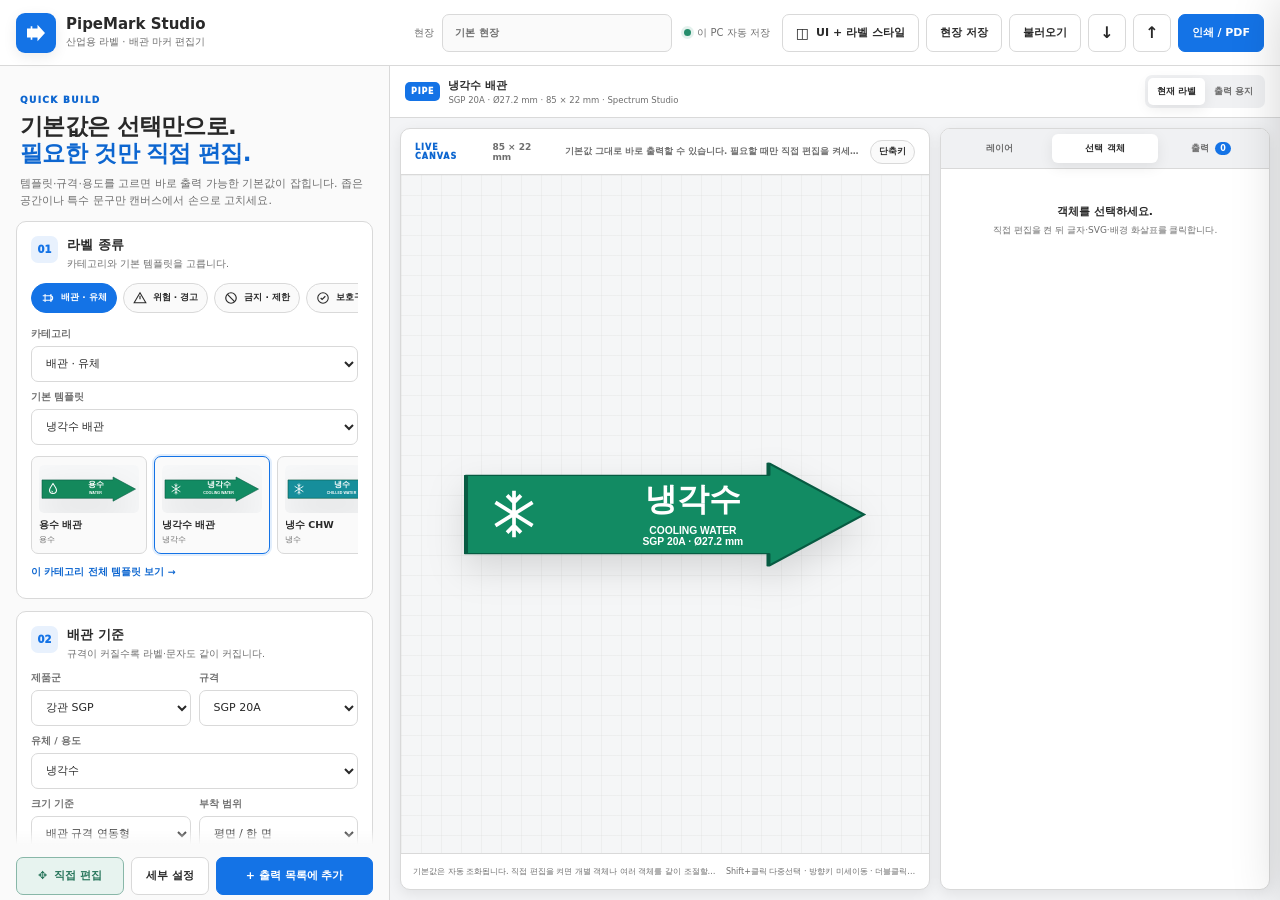
<file: index.html>
﻿<!doctype html>
<html lang="ko" data-theme="spectrum">
<head>
  <meta charset="utf-8">
  <meta name="viewport" content="width=device-width, initial-scale=1, viewport-fit=cover">
  <title>PipeMark Studio v6 — 산업용 라벨 · 배관 마커 편집기</title>
  <meta name="description" content="배관 규격 연동형 마커와 산업안전·설비 라벨을 템플릿으로 빠르게 만들고, 글자·SVG·그룹을 화면에서 직접 이동·복사·크기조절·회전하는 로컬 우선 편집기입니다.">
  <meta name="theme-color" content="#1473E6">
  <link rel="canonical" href="https://ko9ma7.github.io/pipemark-studio/">
  <meta property="og:type" content="website"><meta property="og:title" content="PipeMark Studio v6"><meta property="og:description" content="기본값은 선택만으로, 예외 상황은 직접 편집으로 해결하는 산업용 라벨 스튜디오"><meta property="og:url" content="https://ko9ma7.github.io/pipemark-studio/"><meta property="og:image" content="https://ko9ma7.github.io/pipemark-studio/assets/og-image.png"><meta property="og:site_name" content="PipeMark Studio">
  <meta name="twitter:card" content="summary_large_image"><meta name="twitter:title" content="PipeMark Studio v6"><meta name="twitter:description" content="배관·안전·설비 라벨을 빠르게 만들고 자유롭게 직접 편집"><meta name="twitter:image" content="https://ko9ma7.github.io/pipemark-studio/assets/og-image.png">
  <link rel="icon" href="./assets/favicon.svg" type="image/svg+xml"><link rel="icon" href="./assets/favicon-32.png" sizes="32x32"><link rel="apple-touch-icon" href="./assets/apple-touch-icon.png"><link rel="manifest" href="./manifest.webmanifest"><link rel="stylesheet" href="./style.css">
  <style id="print-style">@page{size:A4 portrait;margin:0}</style>
</head>
<body>
<header class="topbar noprint">
  <a class="brand" href="./" aria-label="PipeMark Studio 홈">
    <span class="brandmark" aria-hidden="true"><svg viewBox="0 0 32 32"><path d="M4 10h14V5l10 11-10 11v-5H4z" fill="currentColor"/><path d="M10 7v18" stroke="white" stroke-width="2.2"/></svg></span>
    <span><strong>PipeMark Studio</strong><small>산업용 라벨 · 배관 마커 편집기</small></span>
  </a>
  <label class="project-name"><span>현장</span><input id="project-name" value="기본 현장" aria-label="현장 이름"></label>
  <span id="save-status" class="save-status"><i></i> 이 PC 자동 저장</span>
  <div class="top-actions">
    <button id="btn-style-pack" class="btn ghost" type="button"><span class="btn-icon">◫</span> UI + 라벨 스타일</button>
    <button id="btn-save-project" class="btn ghost" type="button">현장 저장</button>
    <button id="btn-projects" class="btn ghost" type="button">불러오기</button>
    <button id="btn-export" class="btn icon" type="button" title="JSON 백업" aria-label="JSON 백업">↓</button>
    <button id="btn-import" class="btn icon" type="button" title="JSON 복원" aria-label="JSON 복원">↑</button><input id="file-import" type="file" accept=".json,application/json" hidden>
    <button id="btn-print" class="btn primary" type="button">인쇄 / PDF</button>
  </div>
</header>

<main class="app-shell">
  <aside class="builder-panel noprint">
    <div class="builder-hero">
      <span class="eyebrow">QUICK BUILD</span>
      <h1>기본값은 선택만으로.<br><em>필요한 것만 직접 편집.</em></h1>
      <p>템플릿·규격·용도를 고르면 바로 출력 가능한 기본값이 잡힙니다. 좁은 공간이나 특수 문구만 캔버스에서 손으로 고치세요.</p>
    </div>

    <section class="builder-card">
      <div class="step-head"><span class="step-no">01</span><div><strong>라벨 종류</strong><small>카테고리와 기본 템플릿을 고릅니다.</small></div></div>
      <div id="category-chips" class="category-chips" aria-label="라벨 카테고리"></div>
      <label class="field"><span>카테고리</span><select id="category-select"></select></label>
      <label class="field"><span>기본 템플릿</span><select id="template-select"></select></label>
      <div id="template-gallery" class="template-gallery" aria-label="템플릿 미리보기"></div>
      <button id="btn-template-all" class="text-button" type="button">이 카테고리 전체 템플릿 보기 →</button>
    </section>

    <section id="pipe-options" class="builder-card">
      <div class="step-head"><span class="step-no">02</span><div><strong>배관 기준</strong><small>규격이 커질수록 라벨·문자도 같이 커집니다.</small></div></div>
      <div class="field-row two">
        <label class="field"><span>제품군</span><select id="pipe-family"></select></label>
        <label class="field"><span>규격</span><select id="pipe-spec"></select></label>
      </div>
      <label class="field"><span>유체 / 용도</span><select id="pipe-purpose"></select></label>
      <div class="field-row two">
        <label class="field"><span>크기 기준</span><select id="pipe-size-mode"></select></label>
        <label class="field"><span>부착 범위</span><select id="wrap-mode"></select></label>
      </div>
      <div id="pipe-size-summary" class="smart-summary"></div>
    </section>

    <section id="sign-options" class="builder-card" hidden>
      <div class="step-head"><span class="step-no">02</span><div><strong>사용 범위</strong><small>장비부착·근거리·벽면·원거리 기준으로 시작합니다.</small></div></div>
      <label class="field"><span>기본 크기</span><select id="sign-size-profile"></select></label>
      <div id="sign-size-summary" class="smart-summary"></div>
    </section>

    <section class="builder-card">
      <div class="step-head"><span class="step-no">03</span><div><strong>문구</strong><small>Enter로 원하는 위치에 직접 줄바꿈할 수 있습니다.</small></div></div>
      <label class="field"><span>큰 문구</span><textarea id="main-text" rows="2" maxlength="160" placeholder="예: 냉각수"></textarea></label>
      <label class="field"><span>보조 문구</span><textarea id="sub-text" rows="2" maxlength="160" placeholder="예: COOLING WATER"></textarea></label>
      <div class="field-row two"><label class="field"><span>수량</span><input id="quantity" type="number" min="1" max="999" value="1"></label><label class="field"><span>흐름 방향</span><select id="pipe-direction"><option value="right">오른쪽 →</option><option value="left">← 왼쪽</option><option value="both">↔ 양방향</option><option value="none">화살표 없음</option></select></label></div>
      <label id="show-spec-row" class="toggle-row"><span><b>규격을 작은 줄로 표시</b><small>예: SGP 100A · Ø114.3 mm</small></span><input id="show-spec" type="checkbox" checked></label>
    </section>

    <section class="builder-card design-section">
      <div class="step-head"><span class="step-no">04</span><div><strong>라벨 디자인</strong><small>실제 모양을 보고 선택합니다.</small></div><button id="btn-design-all" class="mini-link" type="button">전체 보기</button></div>
      <div id="design-strip" class="design-strip"></div>
    </section>

    <div class="builder-actions">
      <button id="btn-direct-edit" class="btn edit" type="button"><span>✥</span> 직접 편집</button>
      <button id="btn-advanced" class="btn ghost" type="button">세부 설정</button>
      <button id="btn-add" class="btn primary grow" type="button">+ 출력 목록에 추가</button>
    </div>
  </aside>

  <section class="studio-area">
    <div class="studio-toolbar noprint">
      <div class="current-label"><span id="current-kind-badge">PIPE</span><div><strong id="current-title">냉각수 배관</strong><small id="current-meta">SGP 20A · 80 × 22 mm</small></div></div>
      <div class="studio-switch"><button class="active" type="button" data-view="edit">현재 라벨</button><button type="button" data-view="sheet">출력 용지</button></div>
      <div id="edit-status" class="edit-status" hidden><i></i> 직접 편집 중</div>
    </div>

    <div id="edit-view" class="edit-view">
      <div class="canvas-card">
        <div class="canvas-top noprint">
          <div><span>LIVE CANVAS</span><strong id="canvas-size-label">80 × 22 mm</strong></div>
          <div class="canvas-mode-note"><span id="canvas-hint">기본값 그대로 바로 출력할 수 있습니다.</span><button id="btn-shortcuts" class="link-chip" type="button">단축키</button></div>
        </div>
        <div id="editor-commandbar" class="editor-commandbar noprint" hidden>
          <div class="command-group"><button data-cmd="undo" title="되돌리기 Ctrl+Z">↶</button><button data-cmd="redo" title="되돌리기 취소 Ctrl+Y">↷</button></div>
          <div class="command-group"><button data-cmd="copy" title="복사 Ctrl+C">복사</button><button data-cmd="paste" title="붙여넣기 Ctrl+V">붙여넣기</button><button data-cmd="duplicate" title="복제 Ctrl+D">복제</button></div>
          <div class="command-group"><button data-cmd="select-all" title="전체 선택 Ctrl+A">전체 선택</button><button data-cmd="select-content" title="내용 그룹 선택">내용 그룹</button><button data-cmd="group" title="그룹 Ctrl+G">그룹</button><button data-cmd="ungroup" title="그룹 해제 Ctrl+Shift+G">해제</button></div>
          <div class="command-group"><button data-cmd="add-text" title="텍스트 추가">+ 글자</button><button data-cmd="add-icon" title="SVG 추가">+ SVG</button></div>
          <div class="command-group"><button data-cmd="align-left">⇤</button><button data-cmd="align-center-x">↔</button><button data-cmd="align-right">⇥</button><button data-cmd="align-top">⇡</button><button data-cmd="align-center-y">↕</button><button data-cmd="align-bottom">⇣</button></div>
          <div class="command-group"><button data-cmd="front" title="앞으로">앞</button><button data-cmd="back" title="뒤로">뒤</button><button data-cmd="delete" class="danger" title="삭제 Del">삭제</button></div>
        </div>
        <div class="canvas-space" id="canvas-space" tabindex="0" aria-label="라벨 편집 캔버스">
          <div id="label-stage" class="label-stage" aria-label="라벨 편집 미리보기"></div>
          <div id="snap-h" class="snap-line horizontal" hidden></div><div id="snap-v" class="snap-line vertical" hidden></div>
        </div>
        <div class="canvas-footer noprint"><span id="selection-summary">객체를 선택하면 여기와 오른쪽 패널에서 편집할 수 있습니다.</span><span>Shift+클릭 다중선택 · 방향키 미세이동 · 더블클릭 글자수정</span></div>
      </div>

      <aside class="right-panel noprint">
        <div class="right-tabs">
          <button type="button" data-right-tab="layers">레이어</button>
          <button class="active" type="button" data-right-tab="inspector">선택 객체</button>
          <button type="button" data-right-tab="queue">출력 <b id="queue-count">0</b></button>
        </div>
        <div id="layers-tab" class="right-content">
          <div class="panel-help">레이어를 클릭해 선택하고 눈/잠금/순서를 조절합니다.</div>
          <div id="layers-list" class="layers-list"></div>
        </div>
        <div id="inspector-tab" class="right-content active">
          <div id="inspector-empty" class="empty-state"><strong>객체를 선택하세요.</strong><span>직접 편집을 켠 뒤 글자·SVG·배경 화살표를 클릭합니다.</span></div>
          <div id="object-inspector" hidden>
            <div class="inspector-title"><span id="inspector-type">TEXT</span><strong id="inspector-name">큰 문구</strong></div>
            <div id="multi-tools" class="tool-block" hidden>
              <p class="panel-help"><b id="multi-count">2개</b> 객체 선택됨. 모서리를 끌면 그룹처럼 같이 확대/축소됩니다.</p>
              <div class="button-grid"><button data-multi-action="group">그룹 묶기</button><button data-multi-action="ungroup">그룹 해제</button><button data-multi-action="duplicate">복제</button><button data-multi-action="delete" class="danger">삭제</button></div>
            </div>
            <div id="text-tools" class="tool-block" hidden>
              <label class="field"><span>문구 · Enter로 줄바꿈</span><textarea id="obj-text" rows="3"></textarea></label>
              <label class="toggle-row compact-toggle"><span><b>상자 안에 자동 맞춤</b><small>글자가 넘치지 않도록 자동 축소</small></span><input id="obj-autofit" type="checkbox" checked></label>
              <div class="field-row two"><label class="field"><span>기준 글자 크기</span><input id="obj-font" type="range" min="8" max="100" value="40"></label><label class="field"><span>굵기</span><select id="obj-weight"><option value="400">400</option><option value="500">500</option><option value="600">600</option><option value="700">700</option><option value="800">800</option><option value="900">900</option></select></label></div>
              <div class="field-row two"><label class="field"><span>글꼴</span><select id="obj-font-family"><option value="sans">고딕 / Sans</option><option value="condensed">좁은 고딕</option><option value="serif">명조 / Serif</option><option value="mono">고정폭 / Mono</option></select></label><label class="field color"><span>글자 색</span><input id="obj-color" type="color"></label></div>
              <div class="segmented compact" id="obj-align"><button type="button" data-align="left">왼쪽</button><button type="button" data-align="center">가운데</button><button type="button" data-align="right">오른쪽</button></div>
              <div class="field-row two"><label class="field"><span>자간</span><input id="obj-spacing" type="range" min="-10" max="30" value="0"></label><label class="field"><span>줄간격</span><input id="obj-lineheight" type="range" min="80" max="180" value="105"></label></div>
            </div>
            <div id="icon-tools" class="tool-block" hidden>
              <label class="field"><span>SVG 아이콘</span><select id="icon-select"></select></label>
              <div class="field-row two"><label class="field color"><span>아이콘 색</span><input id="icon-color" type="color"></label><label class="toggle-row compact-toggle"><span><b>비율 잠금</b><small>해제하면 가로/세로 자유변형</small></span><input id="obj-lock-aspect" type="checkbox" checked></label></div>
              <div class="icon-actions"><button id="btn-svg-upload" class="btn ghost" type="button">+ SVG 파일</button><input id="svg-file" type="file" accept=".svg,image/svg+xml" hidden><button id="btn-icon-library" class="btn ghost" type="button">아이콘 보기</button></div>
            </div>
            <div id="frame-tools" class="tool-block" hidden>
              <label class="field"><span>틀 / 화살표 모양</span><select id="frame-type"><option value="arrow">기본 화살표</option><option value="double-arrow">양방향 화살표</option><option value="ribbon">리본 화살표</option><option value="chevron">쉐브론</option><option value="panel">사각 패널</option><option value="capsule">캡슐</option><option value="hex">육각형</option></select></label>
              <div id="arrow-geometry-tools">
                <label class="field range-with-value"><span>화살촉 길이 <b id="tip-value">24%</b></span><input id="frame-tip" type="range" min="8" max="48" value="24"></label>
                <label class="field range-with-value"><span>몸통 여백 <b id="shaft-value">12%</b></span><input id="frame-shaft" type="range" min="0" max="30" value="12"></label>
                <label class="field range-with-value"><span>꼬리 홈 <b id="notch-value">0%</b></span><input id="frame-notch" type="range" min="0" max="24" value="0"></label>
              </div>
              <div class="color-grid"><label><span>배경</span><input id="frame-fill" type="color"></label><label><span>강조/선</span><input id="frame-accent" type="color"></label><label><span>테두리</span><input id="frame-stroke" type="color"></label></div>
              <div class="field-row two"><label class="field"><span>테두리 mm</span><input id="frame-border" type="number" min="0" max="5" step="0.1"></label><label class="field"><span>모서리</span><select id="frame-corner"><option value="square">각진</option><option value="soft">약간 둥글게</option><option value="round">둥글게</option></select></label></div>
            </div>
            <div id="label-size-tools" class="tool-block" hidden>
              <div class="field-row two"><label class="field"><span>가로 W (mm)</span><input id="label-width-inline" type="number" min="20" step="1"></label><label class="field"><span>세로 H (mm)</span><input id="label-height-inline" type="number" min="10" step="1"></label></div>
              <label class="toggle-row compact-toggle"><span><b>내용도 같이 비례 조절</b><small>끄면 라벨 크기만 바뀌고 객체 실제 크기는 유지</small></span><input id="scale-content-with-label" type="checkbox" checked></label>
            </div>
            <details class="precision-tools"><summary>정밀 수치 조정</summary><div class="field-row two"><label class="field"><span>X %</span><input id="obj-x" type="number" step="0.1"></label><label class="field"><span>Y %</span><input id="obj-y" type="number" step="0.1"></label></div><div class="field-row two"><label class="field"><span>너비 %</span><input id="obj-w" type="number" step="0.1"></label><label class="field"><span>높이 %</span><input id="obj-h" type="number" step="0.1"></label></div><label class="field"><span>회전 °</span><input id="obj-rotate" type="number" step="1"></label></details>
          </div>
        </div>
        <div id="queue-tab" class="right-content">
          <div id="queue-list" class="queue-list"></div>
          <button id="btn-clear" class="text-danger" type="button">출력 목록 전체 삭제</button>
        </div>
      </aside>
    </div>

    <div id="sheet-view" class="sheet-view" hidden>
      <div class="sheet-toolbar noprint"><label>용지 <select id="paper-size"><option value="A4">A4</option><option value="A3">A3</option></select></label><label>방향 <select id="paper-orientation"><option value="auto">자동 최적화</option><option value="portrait">세로</option><option value="landscape">가로</option></select></label><label>간격 <select id="paper-gap"><option value="3">3 mm</option><option value="4" selected>4 mm</option><option value="6">6 mm</option><option value="8">8 mm</option></select></label><div id="sheet-plan" class="sheet-plan"></div></div>
      <div id="paper-preview" class="paper-preview"></div>
    </div>
  </section>
</main>

<div id="advanced-drawer" class="drawer noprint" aria-hidden="true">
  <button class="drawer-backdrop" data-close-drawer aria-label="세부 설정 닫기"></button>
  <aside class="drawer-panel">
    <div class="drawer-head"><div><span class="eyebrow">DETAIL SETTINGS</span><h2>라벨 세부 설정</h2><p>기본값에서 필요한 부분만 바꿉니다. 가로폭보다 큰 컨트롤은 만들지 않습니다.</p></div><button class="close-x" data-close-drawer type="button">×</button></div>
    <section class="drawer-section"><h3>실제 크기</h3><div class="field-row two"><label class="field"><span>가로 W (mm)</span><input id="label-width" type="number" min="20" step="1"></label><label class="field"><span>세로 H (mm)</span><input id="label-height" type="number" min="10" step="1"></label></div><label class="toggle-row compact-toggle"><span><b>크기 변경 시 내용 비례 조절</b><small>기본 ON · 끄면 객체 실물 크기를 최대한 유지</small></span><input id="scale-content-drawer" type="checkbox" checked></label><button id="btn-reapply-smart" class="text-button" type="button">규격 기준 자동 크기로 되돌리기</button></section>
    <section class="drawer-section"><h3>색상과 테두리</h3><div class="color-grid"><label><span>배경</span><input id="fill-color" type="color"></label><label><span>강조</span><input id="accent-color" type="color"></label><label><span>글자</span><input id="text-color" type="color"></label></div><div class="field-row two"><label class="field"><span>테두리 두께</span><input id="border-width" type="number" min="0" max="5" step="0.25"></label><label class="field"><span>모서리</span><select id="corner-style"><option value="square">각진</option><option value="soft">약간 둥글게</option><option value="round">둥글게</option></select></label></div></section>
    <section class="drawer-section"><h3>표시 옵션</h3><label class="toggle-row"><span><b>아이콘 표시</b><small>숨겨도 다시 켤 수 있습니다.</small></span><input id="show-icon" type="checkbox" checked></label><label class="toggle-row"><span><b>보조문구 표시</b><small>영문·추가 설명 줄</small></span><input id="show-sub" type="checkbox" checked></label><label class="toggle-row"><span><b>규격 표시</b><small>배관 규격/외경 작은 줄</small></span><input id="show-spec-advanced" type="checkbox" checked></label></section>
    <section class="drawer-section"><h3>배치</h3><div class="button-grid"><button id="btn-reset-layout" type="button">현재 디자인 기본 배치</button><button id="btn-select-content" type="button">내용 그룹 선택</button></div></section>
  </aside>
</div>

<div id="toast-region" class="toast-region" aria-live="polite"></div>

<dialog id="design-dialog" class="wide-dialog"><div class="dialog-card"><div class="dialog-head"><div><span class="eyebrow">DESIGN GALLERY</span><h2>라벨 디자인</h2><p>틀의 모양과 기본 배치가 함께 바뀝니다. 이후 직접 편집으로 세부 조절할 수 있습니다.</p></div><button data-close-dialog="design-dialog" class="close-x" type="button">×</button></div><div id="design-gallery" class="design-gallery"></div></div></dialog>
<dialog id="template-dialog" class="wide-dialog"><div class="dialog-card"><div class="dialog-head"><div><span class="eyebrow">TEMPLATE LIBRARY</span><h2 id="template-dialog-title">템플릿 라이브러리</h2><p>기본 문구·아이콘·색상·크기·레이아웃까지 시작점으로 적용됩니다.</p></div><button data-close-dialog="template-dialog" class="close-x" type="button">×</button></div><div id="template-dialog-grid" class="template-dialog-grid"></div></div></dialog>
<dialog id="style-dialog" class="wide-dialog"><div class="dialog-card"><div class="dialog-head"><div><span class="eyebrow">UI UX PRO MAX STYLE PACKS</span><h2>UI + 현재 라벨 스타일</h2><p>작업 화면만 바꾸는 테마가 아닙니다. UI 계층·모서리·그림자와 현재 라벨의 글꼴·테두리·화살표 성격까지 같이 바뀝니다.</p></div><button data-close-dialog="style-dialog" class="close-x" type="button">×</button></div><label class="toggle-row style-apply-toggle"><span><b>현재 라벨에도 스타일 적용</b><small>OFF면 작업 화면만 변경</small></span><input id="apply-style-to-label" type="checkbox" checked></label><div id="style-gallery" class="style-gallery"></div></div></dialog>
<dialog id="icons-dialog" class="wide-dialog"><div class="dialog-card"><div class="dialog-head"><div><span class="eyebrow">SVG LIBRARY</span><h2>SVG 아이콘</h2><p>아이콘을 선택하거나 SVG 파일을 추가한 뒤 캔버스에서 자유롭게 이동·확대·회전하세요.</p></div><button data-close-dialog="icons-dialog" class="close-x" type="button">×</button></div><div id="icon-gallery" class="icon-gallery"></div></div></dialog>
<dialog id="shortcuts-dialog"><div class="dialog-card"><div class="dialog-head"><div><span class="eyebrow">EDITOR SHORTCUTS</span><h2>편집 단축키</h2></div><button data-close-dialog="shortcuts-dialog" class="close-x" type="button">×</button></div><div class="shortcut-grid"><span><kbd>Ctrl Z</kbd> 되돌리기</span><span><kbd>Ctrl Y</kbd> 다시 실행</span><span><kbd>Ctrl C</kbd> 복사</span><span><kbd>Ctrl V</kbd> 붙여넣기</span><span><kbd>Ctrl D</kbd> 복제</span><span><kbd>Ctrl A</kbd> 전체 객체 선택</span><span><kbd>Ctrl G</kbd> 그룹</span><span><kbd>Ctrl Shift G</kbd> 그룹 해제</span><span><kbd>Delete</kbd> 삭제</span><span><kbd>↑↓←→</kbd> 미세 이동</span><span><kbd>Shift + 방향키</kbd> 크게 이동</span><span><kbd>Shift + 클릭</kbd> 다중 선택</span></div></div></dialog>
<dialog id="projects-dialog"><div class="dialog-card"><div class="dialog-head"><div><span class="eyebrow">LOCAL PROJECTS</span><h2>현장 저장 / 불러오기</h2></div><button data-close-dialog="projects-dialog" class="close-x" type="button">×</button></div><label class="field"><span>저장 이름</span><input id="project-save-name" type="text"></label><button id="btn-project-save-as" type="button" class="btn primary full">현재 상태 저장</button><div id="project-list" class="project-list"></div></div></dialog>

<script src="./data/catalog.js"></script>
<script src="./data/icons.js"></script>
<script src="./app.js"></script>
</body>
</html>
</file>
<file: style.css>
:root{
  --bg:#f3f4f6;--surface:#fff;--surface-2:#fafafa;--surface-3:#f0f1f3;--text:#292929;--muted:#6e6e6e;--line:#d9d9d9;--line-strong:#b8b8b8;
  --primary:#1473e6;--primary-2:#0d66d0;--accent:#268e6c;--danger:#c9252d;--warning:#e79a13;--shadow:0 14px 34px rgba(0,0,0,.12);--shadow-sm:0 4px 14px rgba(0,0,0,.08);
  --radius:10px;--radius-sm:7px;--control-h:36px;--topbar:66px;--builder:390px;--right:330px;--panel-pad:14px;--motion:160ms;
  font-family:Inter,"Pretendard","Noto Sans KR","Apple SD Gothic Neo","Malgun Gothic",system-ui,sans-serif;color-scheme:light;
}
html[data-theme="fluent"]{--bg:#f5f5f5;--surface:#fff;--surface-2:#fafafa;--surface-3:#f0f0f0;--text:#242424;--muted:#616161;--line:#d1d1d1;--line-strong:#adadad;--primary:#0f6cbd;--primary-2:#115ea3;--accent:#107c10;--radius:10px;--radius-sm:7px;--shadow:0 8px 24px rgba(0,0,0,.10)}
html[data-theme="swiss"]{--bg:#f4f4f1;--surface:#fff;--surface-2:#f7f7f3;--surface-3:#ecece7;--text:#111;--muted:#5e5e5a;--line:#c8c8c2;--line-strong:#111;--primary:#111;--primary-2:#e21d2f;--accent:#e21d2f;--radius:0px;--radius-sm:0px;--shadow:none;--shadow-sm:none}
html[data-theme="glass"]{--bg:#dce9f3;--surface:rgba(255,255,255,.76);--surface-2:rgba(255,255,255,.58);--surface-3:rgba(229,240,248,.70);--text:#15304b;--muted:#60788d;--line:rgba(255,255,255,.80);--line-strong:#84a9c7;--primary:#315b9b;--primary-2:#244b84;--accent:#20a38a;--radius:18px;--radius-sm:12px;--shadow:0 18px 48px rgba(44,74,104,.18);--shadow-sm:0 8px 24px rgba(44,74,104,.12)}
html[data-theme="soft"]{--bg:#e7ecf2;--surface:#e7ecf2;--surface-2:#edf2f7;--surface-3:#dbe2ea;--text:#33445a;--muted:#708096;--line:#d6dde5;--line-strong:#9eacc0;--primary:#526b8a;--primary-2:#405875;--accent:#7468d5;--radius:18px;--radius-sm:12px;--shadow:8px 8px 20px #c6ccd3,-8px -8px 20px #fff;--shadow-sm:4px 4px 10px #c6ccd3,-4px -4px 10px #fff}
html[data-theme="brutal"]{--bg:#ffeebe;--surface:#fffdf4;--surface-2:#fff6d6;--surface-3:#ffd76a;--text:#111;--muted:#494949;--line:#111;--line-strong:#111;--primary:#111;--primary-2:#e65100;--accent:#ff9f00;--radius:0px;--radius-sm:0px;--shadow:5px 5px 0 #111;--shadow-sm:3px 3px 0 #111;--motion:0ms}
html[data-theme="dark"]{--bg:#090d10;--surface:#151a1e;--surface-2:#1c2227;--surface-3:#10161b;--text:#e8eff4;--muted:#91a2ae;--line:#2a333a;--line-strong:#4b5d69;--primary:#e7eef3;--primary-2:#b8cbd7;--accent:#37d99b;--danger:#ff626d;--radius:10px;--radius-sm:7px;--shadow:0 16px 42px rgba(0,0,0,.38);color-scheme:dark}
html[data-theme="blueprint"]{--bg:#081f33;--surface:#0f3551;--surface-2:#123d5c;--surface-3:#0a2a42;--text:#daf3ff;--muted:#9ac4d8;--line:#2c5a75;--line-strong:#6caac8;--primary:#d7f3ff;--primary-2:#55d4ff;--accent:#42c8f5;--radius:4px;--radius-sm:2px;--shadow:0 16px 40px rgba(0,0,0,.28);color-scheme:dark}
*{box-sizing:border-box;min-width:0}[hidden]{display:none!important}html,body{margin:0;min-height:100%;background:var(--bg);color:var(--text)}body{overflow:hidden}button,input,select,textarea{font:inherit;color:inherit}button{cursor:pointer}button,input,select,textarea{outline:none}button:focus-visible,input:focus-visible,select:focus-visible,textarea:focus-visible{outline:2px solid var(--accent);outline-offset:2px}.noprint{}
html[data-theme="glass"] .topbar,html[data-theme="glass"] .builder-card,html[data-theme="glass"] .canvas-card,html[data-theme="glass"] .right-panel,html[data-theme="glass"] dialog,html[data-theme="glass"] .drawer-panel{backdrop-filter:blur(18px);-webkit-backdrop-filter:blur(18px)}
html[data-theme="brutal"] button,html[data-theme="brutal"] input,html[data-theme="brutal"] select,html[data-theme="brutal"] textarea{border-width:2px!important}

.topbar{height:var(--topbar);display:flex;align-items:center;gap:12px;padding:0 16px;background:var(--surface);border-bottom:1px solid var(--line);position:relative;z-index:50}.brand{display:flex;align-items:center;gap:10px;text-decoration:none;color:var(--text);min-width:260px}.brandmark{width:40px;height:40px;border-radius:calc(var(--radius-sm) + 2px);background:var(--primary);color:#fff;display:grid;place-items:center;box-shadow:var(--shadow-sm)}html[data-theme="dark"] .brandmark{color:#10161b}.brandmark svg{width:24px;height:24px}.brand strong{display:block;font-size:15px;line-height:1.1}.brand small{display:block;font-size:10px;color:var(--muted);margin-top:3px}.project-name{margin-left:auto;display:flex;align-items:center;gap:8px;color:var(--muted);font-size:10px}.project-name input{width:230px;height:38px;border:1px solid var(--line);background:var(--surface-2);border-radius:var(--radius-sm);padding:0 12px;font-weight:800}.save-status{font-size:10px;color:var(--muted);display:flex;align-items:center;gap:6px;white-space:nowrap}.save-status i{width:7px;height:7px;background:var(--accent);border-radius:50%;box-shadow:0 0 0 3px color-mix(in srgb,var(--accent) 12%,transparent)}.top-actions{display:flex;gap:7px;align-items:center}.btn{border:1px solid var(--line);background:var(--surface);border-radius:var(--radius-sm);height:38px;padding:0 13px;font-weight:850;font-size:11px;display:inline-flex;align-items:center;justify-content:center;gap:7px;transition:transform var(--motion),border-color var(--motion),box-shadow var(--motion)}.btn:hover{transform:translateY(-1px);border-color:var(--line-strong);box-shadow:var(--shadow-sm)}.btn.primary{background:var(--primary);border-color:var(--primary);color:white}html[data-theme="dark"] .btn.primary{color:#0d1418}.btn.edit{background:color-mix(in srgb,var(--accent) 11%,var(--surface));border-color:color-mix(in srgb,var(--accent) 45%,var(--line));color:color-mix(in srgb,var(--accent) 75%,var(--text))}.btn.edit.active{background:var(--accent);border-color:var(--accent);color:#fff}.btn.icon{width:38px;padding:0;font-size:16px}.btn.grow{flex:1}.btn.full{width:100%}.btn-icon{font-size:14px}

.app-shell{height:calc(100vh - var(--topbar));display:grid;grid-template-columns:var(--builder) minmax(0,1fr);overflow:hidden}.builder-panel{background:var(--surface-2);border-right:1px solid var(--line);overflow-y:auto;overflow-x:hidden;padding:18px 16px 120px;scrollbar-width:thin}.builder-hero{padding:4px 4px 12px}.eyebrow{font-size:9px;font-weight:950;letter-spacing:.15em;color:var(--primary-2)}.builder-hero h1{font-size:23px;line-height:1.18;margin:6px 0 8px;letter-spacing:-.03em}.builder-hero h1 em{font-style:normal;color:var(--primary-2)}.builder-hero p{margin:0;color:var(--muted);font-size:11px;line-height:1.55}.builder-card{background:var(--surface);border:1px solid var(--line);border-radius:var(--radius);padding:14px;margin-bottom:12px;box-shadow:var(--shadow-sm)}html[data-theme="spectrum"] .builder-card{box-shadow:none}.step-head{display:flex;align-items:flex-start;gap:9px;margin-bottom:12px}.step-head>div{min-width:0}.step-head strong{display:block;font-size:13px}.step-head small{display:block;font-size:9.5px;color:var(--muted);margin-top:3px;line-height:1.4}.step-no{flex:none;width:27px;height:27px;border-radius:var(--radius-sm);background:color-mix(in srgb,var(--primary) 10%,var(--surface));color:var(--primary);font-weight:950;font-size:10px;display:grid;place-items:center}.mini-link{margin-left:auto;border:0;background:transparent;color:var(--primary-2);font-size:10px;font-weight:900;white-space:nowrap}.field{display:block;margin:0 0 9px;min-width:0}.field>span{display:block;font-size:9.5px;color:var(--muted);font-weight:800;margin:0 0 5px}.field input,.field select,.field textarea{display:block;width:100%;max-width:100%;border:1px solid var(--line);background:var(--surface);border-radius:var(--radius-sm);min-height:var(--control-h);padding:8px 10px;font-size:11px}.field textarea{resize:vertical;line-height:1.4}.field-row{display:grid;gap:8px;min-width:0}.field-row>*{min-width:0}.field-row.two{grid-template-columns:repeat(2,minmax(0,1fr))}.field-row.three{grid-template-columns:repeat(3,minmax(0,1fr))}.field.color input{padding:3px;height:36px}.category-chips{display:flex;gap:6px;overflow:auto;padding-bottom:7px;margin-bottom:8px;scrollbar-width:thin}.category-chip{flex:none;display:flex;align-items:center;gap:6px;border:1px solid var(--line);background:var(--surface-2);border-radius:999px;padding:7px 9px;font-size:9px;font-weight:850;white-space:nowrap}.category-chip.active{background:var(--primary);border-color:var(--primary);color:#fff}.category-chip svg{width:14px;height:14px}.template-gallery{display:grid;grid-auto-flow:column;grid-auto-columns:116px;gap:7px;overflow-x:auto;padding:2px 0 6px;scrollbar-width:thin}.template-card{border:1px solid var(--line);background:var(--surface-2);border-radius:var(--radius-sm);padding:7px;text-align:left;min-height:98px;transition:transform var(--motion),border-color var(--motion)}.template-card:hover{border-color:var(--line-strong);transform:translateY(-1px)}.template-card.active{border-color:var(--primary);box-shadow:0 0 0 2px color-mix(in srgb,var(--primary) 12%,transparent)}.template-thumb{height:48px;background:color-mix(in srgb,var(--bg) 65%,var(--surface));border-radius:calc(var(--radius-sm) - 2px);display:grid;place-items:center;overflow:hidden;margin-bottom:6px}.template-card strong{font-size:9.5px;display:block;white-space:nowrap;overflow:hidden;text-overflow:ellipsis}.template-card small{font-size:8px;color:var(--muted);display:block;margin-top:2px;white-space:nowrap;overflow:hidden;text-overflow:ellipsis}.text-button{border:0;background:transparent;color:var(--primary-2);font-size:9.5px;font-weight:900;padding:5px 0}.smart-summary{border:1px dashed color-mix(in srgb,var(--accent) 45%,var(--line));background:color-mix(in srgb,var(--accent) 6%,var(--surface));border-radius:var(--radius-sm);padding:9px 10px;font-size:9.5px;color:var(--muted);line-height:1.45}.smart-summary b{color:var(--text)}.smart-summary strong{color:var(--accent);font-size:11px}.toggle-row{display:flex;align-items:center;justify-content:space-between;gap:10px;border:1px solid var(--line);border-radius:var(--radius-sm);padding:9px 10px;margin-bottom:9px;background:var(--surface-2);min-width:0}.toggle-row span{min-width:0}.toggle-row b{display:block;font-size:10px}.toggle-row small{display:block;font-size:8.5px;color:var(--muted);margin-top:2px;line-height:1.35}.toggle-row input{width:18px;height:18px;accent-color:var(--accent);flex:none}.compact-toggle{padding:7px 8px}.design-strip{display:grid;grid-template-columns:repeat(4,minmax(0,1fr));gap:6px}.design-option{border:1px solid var(--line);background:var(--surface-2);border-radius:var(--radius-sm);padding:6px;min-width:0}.design-option.active{border-color:var(--primary);box-shadow:0 0 0 2px color-mix(in srgb,var(--primary) 12%,transparent)}.design-option .mini-design{height:38px;border-radius:calc(var(--radius-sm) - 2px);overflow:hidden;background:color-mix(in srgb,var(--bg) 60%,var(--surface));display:grid;place-items:center}.design-option span{font-size:8px;font-weight:850;display:block;text-align:center;margin-top:5px;white-space:nowrap;overflow:hidden;text-overflow:ellipsis}.builder-actions{position:sticky;bottom:-120px;display:grid;grid-template-columns:1fr .72fr 1.45fr;gap:7px;background:linear-gradient(180deg,transparent,var(--surface-2) 22%);padding:28px 0 5px;z-index:6}

.studio-area{min-width:0;display:flex;flex-direction:column;overflow:hidden}.studio-toolbar{height:52px;background:var(--surface);border-bottom:1px solid var(--line);display:flex;align-items:center;gap:12px;padding:0 15px}.current-label{display:flex;align-items:center;gap:8px;min-width:220px}.current-label>span{font-size:8px;font-weight:950;letter-spacing:.1em;background:var(--primary);color:#fff;border-radius:5px;padding:5px 6px}.current-label strong{display:block;font-size:11px}.current-label small{display:block;color:var(--muted);font-size:8.5px;margin-top:2px}.studio-switch{margin-left:auto;display:flex;background:var(--surface-3);border-radius:var(--radius-sm);padding:3px}.studio-switch button{border:0;background:transparent;border-radius:calc(var(--radius-sm) - 2px);padding:7px 9px;font-size:9px;font-weight:850;color:var(--muted)}.studio-switch button.active{background:var(--surface);color:var(--text);box-shadow:var(--shadow-sm)}.edit-status{font-size:9px;font-weight:850;color:var(--accent);display:flex;gap:5px;align-items:center}.edit-status i{width:7px;height:7px;border-radius:50%;background:var(--accent);animation:pulse 1.2s infinite}
.edit-view{flex:1;min-height:0;display:grid;grid-template-columns:minmax(0,1fr) var(--right);gap:10px;padding:10px;background:var(--bg)}.canvas-card{min-width:0;min-height:0;background:var(--surface);border:1px solid var(--line);border-radius:var(--radius);display:flex;flex-direction:column;overflow:hidden;box-shadow:var(--shadow-sm)}.canvas-top{height:46px;display:flex;align-items:center;justify-content:space-between;gap:12px;padding:0 14px;border-bottom:1px solid var(--line)}.canvas-top>div:first-child{display:flex;align-items:center;gap:8px}.canvas-top span{font-size:8px;letter-spacing:.12em;font-weight:950;color:var(--primary-2)}.canvas-top strong{font-size:9px;color:var(--muted)}.canvas-mode-note{display:flex;align-items:center;gap:8px;min-width:0}.canvas-mode-note>span{font-size:8.5px;letter-spacing:0;font-weight:600;color:var(--muted);white-space:nowrap;overflow:hidden;text-overflow:ellipsis}.link-chip{border:1px solid var(--line);background:var(--surface-2);border-radius:999px;padding:5px 8px;font-size:8.5px;font-weight:850;white-space:nowrap}.editor-commandbar{display:flex;align-items:center;flex-wrap:wrap;gap:6px;padding:7px 10px;border-bottom:1px solid var(--line);background:var(--surface-2);overflow:visible}.command-group{display:flex;gap:3px;padding-right:7px;border-right:1px solid var(--line);flex:none}.command-group:last-child{border-right:0}.command-group button{height:30px;min-width:30px;border:1px solid var(--line);background:var(--surface);border-radius:calc(var(--radius-sm) - 1px);padding:0 8px;font-size:8.5px;font-weight:850}.command-group button:hover{border-color:var(--primary)}.command-group button:disabled{opacity:.35;cursor:not-allowed}.command-group button.danger{color:var(--danger)}.canvas-space{flex:1;min-height:0;position:relative;display:grid;place-items:center;overflow:auto;padding:40px;background:
 linear-gradient(90deg,color-mix(in srgb,var(--line) 30%,transparent) 1px,transparent 1px),linear-gradient(color-mix(in srgb,var(--line) 30%,transparent) 1px,transparent 1px),color-mix(in srgb,var(--bg) 85%,var(--surface));background-size:20px 20px}.canvas-space:focus{outline:none}.canvas-footer{height:36px;display:flex;justify-content:space-between;align-items:center;gap:10px;padding:0 12px;border-top:1px solid var(--line);font-size:8px;color:var(--muted)}.canvas-footer span{white-space:nowrap;overflow:hidden;text-overflow:ellipsis}.label-stage{position:relative;flex:none;transform-origin:center;background:transparent;filter:drop-shadow(0 14px 18px rgba(0,0,0,.13));user-select:none;touch-action:none}.label-stage.skin-swiss,.label-stage.skin-blueprint{filter:none}.label-stage.skin-brutal{filter:drop-shadow(4px 4px 0 rgba(0,0,0,.7))}.label-stage.skin-glass{filter:drop-shadow(0 16px 22px rgba(30,75,110,.22))}.label-frame-svg{position:absolute;inset:0;width:100%;height:100%;overflow:visible;pointer-events:none}.label-frame-hit{position:absolute;inset:0;cursor:default;z-index:1}.label-stage.editing .label-frame-hit{cursor:pointer}.label-stage.frame-selected .label-frame-hit{outline:2px solid #2f7df6;outline-offset:3px}.frame-tip-handle{position:absolute;width:14px;height:14px;border:2px solid #2f7df6;background:white;transform:translate(-50%,-50%) rotate(45deg);z-index:30;cursor:ew-resize;box-shadow:0 1px 4px rgba(0,0,0,.18)}.label-decor{position:absolute;inset:0;pointer-events:none;z-index:2;overflow:hidden}.label-decor.gloss::before{content:"";position:absolute;left:2%;right:2%;top:3%;height:22%;background:linear-gradient(180deg,rgba(255,255,255,.32),rgba(255,255,255,0));border-radius:999px}.label-decor.grid::before{content:"";position:absolute;inset:0;background-image:linear-gradient(rgba(255,255,255,.12) 1px,transparent 1px),linear-gradient(90deg,rgba(255,255,255,.12) 1px,transparent 1px);background-size:12px 12px}.label-decor.hard::after{content:"";position:absolute;inset:0;border:2px solid currentColor;transform:translate(3px,3px);opacity:.45}.label-object{position:absolute;transform:translate(-50%,-50%) rotate(var(--rot,0deg));transform-origin:center;display:flex;align-items:center;justify-content:center;z-index:4;touch-action:none;min-width:4px;min-height:4px}.label-object.text{white-space:pre-wrap;overflow:hidden;line-height:var(--lh,1);word-break:keep-all;overflow-wrap:anywhere}.label-object.text .text-content{display:block;width:100%;max-height:100%;white-space:pre-wrap}.label-object.icon svg{width:100%;height:100%;display:block;overflow:visible}.label-object.locked{pointer-events:none}.label-stage.editing .label-object:not(.locked){cursor:move}.label-object.selected{outline:1.5px solid #2f7df6;outline-offset:1px}.object-handle{position:absolute;width:10px;height:10px;border:1.5px solid #2f7df6;background:#fff;border-radius:2px;z-index:40}.object-handle.nw{left:0;top:0;transform:translate(-50%,-50%);cursor:nwse-resize}.object-handle.ne{right:0;top:0;transform:translate(50%,-50%);cursor:nesw-resize}.object-handle.sw{left:0;bottom:0;transform:translate(-50%,50%);cursor:nesw-resize}.object-handle.se{right:0;bottom:0;transform:translate(50%,50%);cursor:nwse-resize}.object-handle.rotate{left:50%;top:-24px;transform:translate(-50%,-50%);width:12px;height:12px;border-radius:50%;cursor:grab}.object-handle.rotate::after{content:"";position:absolute;left:50%;top:10px;width:1px;height:13px;background:#2f7df6}.group-box{position:absolute;border:1.5px dashed #2f7df6;z-index:50;transform:none;touch-action:none}.group-box .group-move{position:absolute;inset:0;cursor:move;background:rgba(47,125,246,.015)}.group-box .object-handle{z-index:52}.snap-line{position:absolute;background:#e14da3;z-index:60;pointer-events:none}.snap-line.horizontal{height:1px;left:5%;right:5%}.snap-line.vertical{width:1px;top:5%;bottom:5%}

.right-panel{min-width:0;min-height:0;background:var(--surface);border:1px solid var(--line);border-radius:var(--radius);display:flex;flex-direction:column;overflow:hidden;box-shadow:var(--shadow-sm)}.right-tabs{display:grid;grid-template-columns:repeat(3,1fr);background:var(--surface-3);padding:5px;border-bottom:1px solid var(--line)}.right-tabs button{border:0;background:transparent;border-radius:calc(var(--radius-sm) - 1px);padding:8px 4px;font-size:9px;font-weight:900;color:var(--muted)}.right-tabs button.active{background:var(--surface);color:var(--text);box-shadow:var(--shadow-sm)}.right-tabs b{font-size:8px;background:var(--primary);color:white;border-radius:999px;padding:2px 5px;margin-left:3px}.right-content{display:none;flex:1;min-height:0;overflow:auto;padding:10px}.right-content.active{display:block}.panel-help{font-size:8.5px;color:var(--muted);line-height:1.45;padding:3px 0 9px}.layers-list{display:flex;flex-direction:column;gap:5px}.layer-row{display:grid;grid-template-columns:26px 26px minmax(0,1fr) 26px 26px;gap:4px;align-items:center;border:1px solid var(--line);background:var(--surface-2);border-radius:var(--radius-sm);padding:5px}.layer-row.active{border-color:var(--primary);background:color-mix(in srgb,var(--primary) 7%,var(--surface))}.layer-row button{width:26px;height:26px;border:1px solid transparent;background:transparent;border-radius:5px;font-size:11px}.layer-row button:hover{border-color:var(--line)}.layer-row .layer-name{border:0;background:transparent;text-align:left;padding:0 4px;overflow:hidden}.layer-row .layer-name strong{display:block;font-size:9.5px;white-space:nowrap;overflow:hidden;text-overflow:ellipsis}.layer-row .layer-name small{display:block;font-size:7.5px;color:var(--muted);margin-top:1px}.layer-row.hidden-layer{opacity:.5}.inspector-title{display:flex;align-items:center;gap:8px;padding-bottom:10px;margin-bottom:10px;border-bottom:1px solid var(--line)}.inspector-title span{font-size:8px;font-weight:950;letter-spacing:.12em;background:var(--primary);color:#fff;border-radius:5px;padding:4px 5px}.inspector-title strong{font-size:12px}.tool-block{border-bottom:1px solid var(--line);padding-bottom:8px;margin-bottom:8px}.button-grid{display:grid;grid-template-columns:repeat(2,minmax(0,1fr));gap:6px}.button-grid button{min-height:34px;border:1px solid var(--line);background:var(--surface-2);border-radius:var(--radius-sm);font-size:9px;font-weight:850}.button-grid button.danger{color:var(--danger)}.icon-actions{display:flex;gap:6px;flex-wrap:wrap}.precision-tools{border:1px solid var(--line);border-radius:var(--radius-sm);padding:8px 9px;margin-top:10px}.precision-tools summary{font-size:9.5px;font-weight:850}.precision-tools[open] summary{margin-bottom:9px}.range-with-value span{display:flex;justify-content:space-between}.range-with-value b{color:var(--text)}.color-grid{display:grid;grid-template-columns:repeat(3,minmax(0,1fr));gap:7px;margin-bottom:9px}.color-grid label{border:1px solid var(--line);background:var(--surface-2);border-radius:var(--radius-sm);padding:7px;min-width:0}.color-grid span{font-size:8px;color:var(--muted);display:block;margin-bottom:4px}.color-grid input{display:block;width:100%;max-width:100%;height:32px;border:0;background:transparent;padding:0}.empty-state{display:flex;flex-direction:column;gap:5px;padding:25px 10px;text-align:center;color:var(--muted)}.empty-state strong{font-size:11px;color:var(--text)}.empty-state span{font-size:9px;line-height:1.45}.queue-list{display:flex;flex-direction:column;gap:8px}.queue-item{border:1px solid var(--line);border-radius:var(--radius-sm);padding:8px;background:var(--surface-2);display:grid;grid-template-columns:78px minmax(0,1fr);gap:8px;align-items:center}.queue-thumb{height:48px;border-radius:6px;background:var(--surface-3);overflow:hidden;display:grid;place-items:center}.queue-item strong{font-size:10px;display:block}.queue-item small{font-size:8.5px;color:var(--muted);display:block;margin-top:2px}.queue-actions-mini{grid-column:1/-1;display:flex;justify-content:flex-end;gap:5px;flex-wrap:wrap}.queue-actions-mini button{border:1px solid var(--line);background:var(--surface);border-radius:6px;padding:5px 7px;font-size:8.5px}.queue-actions-mini button.danger{color:var(--danger)}.queue-empty{padding:35px 10px;text-align:center;color:var(--muted);font-size:10px;line-height:1.5}.text-danger{border:0;background:transparent;color:var(--danger);font-size:9px;font-weight:850;margin:8px auto 0;display:block}

.sheet-view{flex:1;min-height:0;overflow:auto;background:var(--bg)}.sheet-toolbar{height:54px;position:sticky;top:0;background:var(--surface);border-bottom:1px solid var(--line);display:flex;align-items:center;gap:14px;padding:0 16px;z-index:8}.sheet-toolbar label{font-size:9.5px;color:var(--muted)}.sheet-toolbar select{height:32px;border:1px solid var(--line);background:var(--surface);border-radius:var(--radius-sm);margin-left:4px}.sheet-plan{margin-left:auto;font-size:9.5px;font-weight:850}.paper-preview{padding:28px;display:flex;flex-direction:column;gap:24px;align-items:center}.paper-page{background:white;box-shadow:0 14px 34px rgba(0,0,0,.15);position:relative;overflow:hidden}.print-label{position:absolute;overflow:visible}.print-label .label-stage{filter:none}.page-index{position:absolute;color:#a3afb6;font-size:3mm;right:3mm;bottom:2mm}

.drawer{position:fixed;inset:0;z-index:80;pointer-events:none}.drawer.open{pointer-events:auto}.drawer-backdrop{position:absolute;inset:0;border:0;background:rgba(13,27,36,.45);opacity:0;transition:opacity var(--motion)}.drawer.open .drawer-backdrop{opacity:1}.drawer-panel{position:absolute;top:0;right:0;width:min(430px,92vw);height:100%;background:var(--surface);box-shadow:-20px 0 48px rgba(0,0,0,.18);transform:translateX(105%);transition:transform calc(var(--motion) + 60ms) ease;overflow:auto;overflow-x:hidden;padding:18px}.drawer.open .drawer-panel{transform:translateX(0)}.drawer-head{display:flex;justify-content:space-between;gap:15px;border-bottom:1px solid var(--line);padding-bottom:14px;margin-bottom:14px}.drawer-head h2,.dialog-head h2{font-size:18px;margin:4px 0}.drawer-head p,.dialog-head p{font-size:9.5px;color:var(--muted);margin:0;line-height:1.45}.close-x{width:34px;height:34px;border:1px solid var(--line);background:var(--surface-2);border-radius:var(--radius-sm);font-size:20px;flex:none}.drawer-section{padding:12px 0;border-bottom:1px solid var(--line)}.drawer-section h3{font-size:11px;margin:0 0 10px}

dialog{border:0;background:var(--surface);color:var(--text);border-radius:var(--radius);padding:0;box-shadow:0 30px 90px rgba(0,0,0,.25);width:min(540px,92vw);max-height:88vh}dialog.wide-dialog{width:min(1100px,94vw)}dialog::backdrop{background:rgba(12,25,33,.56);backdrop-filter:blur(3px)}.dialog-card{padding:18px;max-height:88vh;overflow:auto}.dialog-head{display:flex;justify-content:space-between;gap:16px;margin-bottom:14px}.design-gallery{display:grid;grid-template-columns:repeat(4,minmax(0,1fr));gap:10px}.design-card{border:1px solid var(--line);background:var(--surface-2);border-radius:var(--radius-sm);padding:9px;text-align:left}.design-card:hover{transform:translateY(-2px);border-color:var(--line-strong)}.design-card.active{border-color:var(--primary);box-shadow:0 0 0 2px color-mix(in srgb,var(--primary) 12%,transparent)}.design-card .preview{height:88px;border-radius:calc(var(--radius-sm) - 2px);background:color-mix(in srgb,var(--bg) 70%,var(--surface));display:grid;place-items:center;overflow:hidden}.design-card strong{display:block;font-size:10px;margin-top:7px}.design-card small{display:block;font-size:8.5px;color:var(--muted);margin-top:2px;line-height:1.35}.template-dialog-grid{display:grid;grid-template-columns:repeat(5,minmax(0,1fr));gap:9px}.template-dialog-card{border:1px solid var(--line);background:var(--surface-2);border-radius:var(--radius-sm);padding:8px}.template-dialog-card.active{border-color:var(--primary)}.template-dialog-card .preview{height:72px;border-radius:calc(var(--radius-sm) - 2px);background:var(--surface-3);display:grid;place-items:center;overflow:hidden}.template-dialog-card strong{display:block;font-size:9px;margin-top:6px}.style-apply-toggle{max-width:420px}.style-gallery{display:grid;grid-template-columns:repeat(4,minmax(0,1fr));gap:12px}.style-card{border:1px solid var(--line);background:var(--surface-2);border-radius:var(--radius);padding:10px;text-align:left;transition:transform var(--motion),border-color var(--motion)}.style-card:hover{transform:translateY(-2px);border-color:var(--line-strong)}.style-card.active{border-color:var(--primary);box-shadow:0 0 0 2px color-mix(in srgb,var(--primary) 12%,transparent)}.style-preview{height:100px;border-radius:calc(var(--radius-sm) + 1px);overflow:hidden;display:grid;grid-template-columns:43% 57%;border:1px solid color-mix(in srgb,var(--line) 70%,transparent)}.style-ui-mini{padding:7px;display:flex;flex-direction:column;gap:5px;background:var(--mini-bg,#eee)}.style-ui-mini i{display:block;height:9px;background:var(--mini-surface,#fff);border:1px solid var(--mini-line,#ccc);border-radius:var(--mini-radius,4px)}.style-ui-mini i:nth-child(2){width:70%}.style-ui-mini i:nth-child(3){height:28px}.style-label-mini{display:grid;place-items:center;background:var(--mini-canvas,#dfe7eb);position:relative}.style-label-mini .mini-arrow{width:78%;height:28%;background:var(--mini-accent,#1473e6);clip-path:polygon(0 12%,76% 12%,76% 0,100% 50%,76% 100%,76% 88%,0 88%);box-shadow:var(--mini-label-shadow,none)}.style-card strong{display:block;font-size:10px;margin-top:8px}.style-card .source{font-size:7.5px;color:var(--primary-2);font-weight:900;letter-spacing:.08em;text-transform:uppercase;margin-top:3px}.style-card small{display:block;font-size:8.5px;color:var(--muted);line-height:1.35;margin-top:4px}.icon-gallery{display:grid;grid-template-columns:repeat(10,minmax(0,1fr));gap:7px}.icon-card{border:1px solid var(--line);background:var(--surface-2);border-radius:var(--radius-sm);padding:8px 5px;text-align:center}.icon-card.active{border-color:var(--primary);background:color-mix(in srgb,var(--primary) 6%,var(--surface))}.icon-card svg{width:30px;height:30px}.icon-card span{display:block;font-size:7.5px;margin-top:5px;white-space:nowrap;overflow:hidden;text-overflow:ellipsis}.project-list{display:flex;flex-direction:column;gap:7px;margin-top:12px}.project-item{border:1px solid var(--line);border-radius:var(--radius-sm);padding:9px;display:flex;justify-content:space-between;gap:8px}.project-item strong{display:block;font-size:10px}.project-item span{display:block;font-size:8.5px;color:var(--muted)}.project-item button{border:1px solid var(--line);background:var(--surface);border-radius:6px;padding:4px 7px;font-size:8.5px;margin-left:4px}.shortcut-grid{display:grid;grid-template-columns:1fr 1fr;gap:7px}.shortcut-grid span{border:1px solid var(--line);background:var(--surface-2);border-radius:var(--radius-sm);padding:9px;font-size:9px}.shortcut-grid kbd{display:inline-block;min-width:76px;border:1px solid var(--line-strong);background:var(--surface);border-radius:5px;padding:3px 5px;margin-right:7px;font-size:8px;font-weight:900}.toast-region{position:fixed;right:18px;bottom:18px;z-index:120;display:flex;flex-direction:column;gap:8px}.toast{background:#172b37;color:white;border-radius:9px;padding:10px 13px;font-size:10px;box-shadow:var(--shadow)}.toast.error{background:#9f2525}.toast.info{background:#1d658b}
@keyframes pulse{50%{opacity:.35}}
@media(max-width:1250px){:root{--builder:360px;--right:300px}.brand{min-width:220px}.project-name input{width:170px}.canvas-footer span:last-child{display:none}}
@media(max-width:1030px){.project-name,.save-status{display:none}.app-shell{grid-template-columns:340px minmax(0,1fr)}.edit-view{grid-template-columns:1fr}.right-panel{position:absolute;right:18px;top:72px;width:310px;height:calc(100% - 96px);z-index:20;box-shadow:var(--shadow)}.studio-area{position:relative}.style-gallery{grid-template-columns:repeat(3,minmax(0,1fr))}.design-gallery{grid-template-columns:repeat(3,minmax(0,1fr))}}
@media(max-width:760px){body{overflow:auto}.topbar{height:auto;min-height:64px;flex-wrap:wrap;padding:10px}.brand{min-width:0;flex:1}.brand small{display:none}.top-actions{width:100%;overflow:auto}.top-actions .btn{flex:none}.app-shell{display:block;height:auto;overflow:visible}.builder-panel{border-right:0;max-height:none;padding-bottom:20px}.builder-actions{position:static;padding-top:8px;background:none}.studio-area{height:760px}.studio-toolbar{height:auto;min-height:52px;flex-wrap:wrap;padding:8px}.edit-view{padding:8px}.right-panel{display:none}.canvas-space{padding:30px 12px}.style-gallery,.design-gallery{grid-template-columns:repeat(2,minmax(0,1fr))}.template-dialog-grid{grid-template-columns:repeat(2,minmax(0,1fr))}.icon-gallery{grid-template-columns:repeat(6,minmax(0,1fr))}.shortcut-grid{grid-template-columns:1fr}.field-row.two{grid-template-columns:repeat(2,minmax(0,1fr))}}
@media print{.noprint,.topbar,.builder-panel,.studio-toolbar,.right-panel,.sheet-toolbar,.drawer,.toast-region{display:none!important}html,body{background:white!important;overflow:visible!important}.app-shell,.studio-area,.sheet-view{display:block!important;height:auto!important;overflow:visible!important}.paper-preview{padding:0;display:block}.paper-page{box-shadow:none;margin:0!important;break-after:page;page-break-after:always}.paper-page:last-child{break-after:auto;page-break-after:auto}.page-index{display:none}.print-label{break-inside:avoid;page-break-inside:avoid}}
</file>
